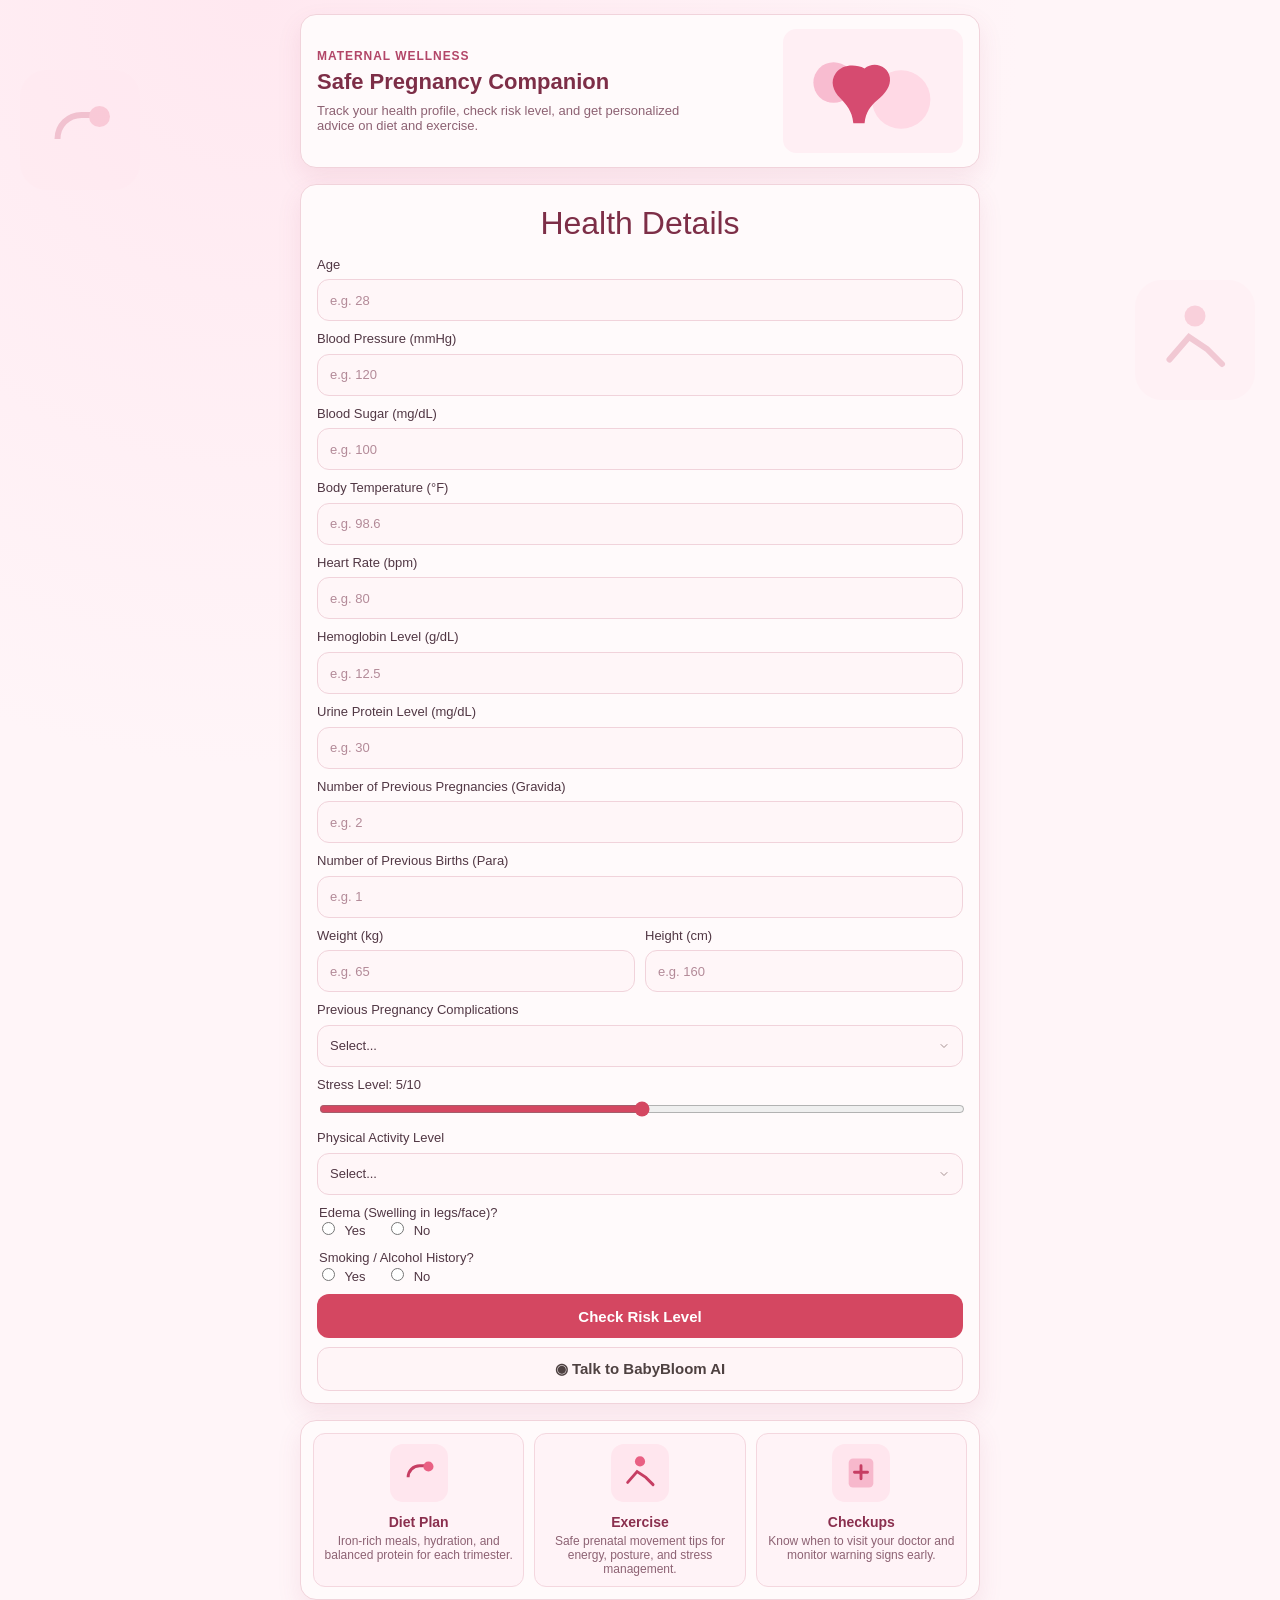
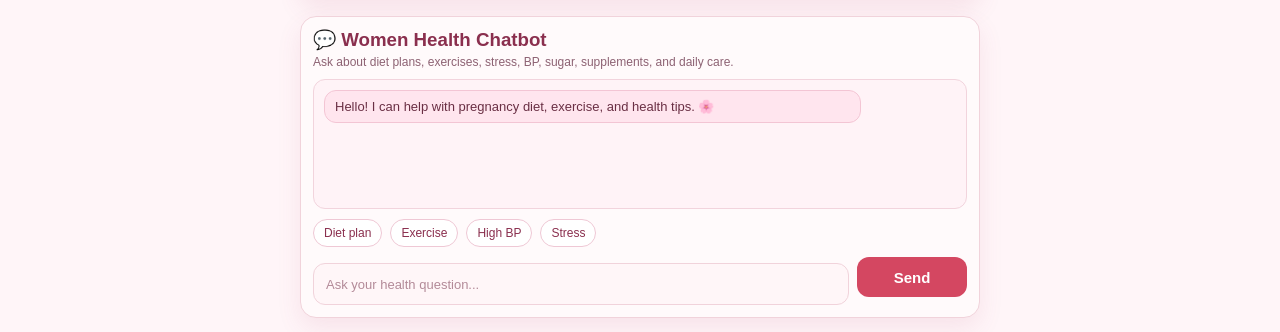
<file: frontend/index.html>
<!DOCTYPE html>
<html lang="en">
  <head>
    <meta charset="UTF-8" />
    <meta name="viewport" content="width=device-width, initial-scale=1.0" />
    <title>Health Details</title>
    <link rel="stylesheet" href="styles.css" />
  </head>
  <body>
    <main class="page form-page">
      <img src="assets/diet.svg" class="bg-decor deco-1" alt="" />
      <img src="assets/exercise.svg" class="bg-decor deco-2" alt="" />
      <section class="hero-card card">
        <div>
          <p class="eyebrow">Maternal Wellness</p>
          <h2>Safe Pregnancy Companion</h2>
          <p class="hero-text">Track your health profile, check risk level, and get personalized advice on diet and exercise.</p>
        </div>
        <img src="assets/maternal-care.svg" alt="Maternal care illustration" class="hero-image" />
      </section>

      <section class="card form-card">
        <h1>Health Details</h1>

        <form id="risk-form" class="health-form">
          <label>Age <input type="text" inputmode="numeric" name="Age" placeholder="e.g. 28" required /></label>
          <label>Blood Pressure (mmHg) <input type="text" inputmode="decimal" name="BloodPressure" placeholder="e.g. 120" required /></label>
          <label>Blood Sugar (mg/dL) <input type="text" inputmode="decimal" name="BloodSugar" placeholder="e.g. 100" required /></label>
          <label>Body Temperature (°F) <input type="text" inputmode="decimal" name="BodyTemperature" placeholder="e.g. 98.6" required /></label>
          <label>Heart Rate (bpm) <input type="text" inputmode="numeric" name="HeartRate" placeholder="e.g. 80" required /></label>
          <label>Hemoglobin Level (g/dL) <input type="text" inputmode="decimal" name="Hemoglobin" placeholder="e.g. 12.5" required /></label>
          <label>Urine Protein Level (mg/dL) <input type="text" inputmode="decimal" name="UrineProtein" placeholder="e.g. 30" required /></label>
          <label>Number of Previous Pregnancies (Gravida) <input type="text" inputmode="numeric" name="Gravida" placeholder="e.g. 2" required /></label>
          <label>Number of Previous Births (Para) <input type="text" inputmode="numeric" name="Para" placeholder="e.g. 1" required /></label>

          <div class="two-col">
            <label>Weight (kg) <input type="text" inputmode="decimal" name="Weight" placeholder="e.g. 65" required /></label>
            <label>Height (cm) <input type="text" inputmode="decimal" name="Height" placeholder="e.g. 160" required /></label>
          </div>

          <label>
            Previous Pregnancy Complications
            <select name="PreviousPregnancyComplications" required>
              <option value="" selected disabled>Select...</option>
              <option value="1">Yes</option>
              <option value="0">No</option>
            </select>
          </label>

          <label class="range-label">Stress Level: <span id="stressValue">5</span>/10</label>
          <input type="range" name="StressLevel" min="0" max="10" value="5" id="stressRange" />

          <label>
            Physical Activity Level
            <select name="PhysicalActivityLevel" required>
              <option value="" selected disabled>Select...</option>
              <option value="0">Low</option>
              <option value="1">Moderate</option>
              <option value="2">High</option>
            </select>
          </label>

          <fieldset>
            <legend>Edema (Swelling in legs/face)?</legend>
            <label class="inline"><input type="radio" name="Edema" value="1" required /> Yes</label>
            <label class="inline"><input type="radio" name="Edema" value="0" required /> No</label>
          </fieldset>

          <fieldset>
            <legend>Smoking / Alcohol History?</legend>
            <label class="inline"><input type="radio" name="SmokingAlcoholHistory" value="1" required /> Yes</label>
            <label class="inline"><input type="radio" name="SmokingAlcoholHistory" value="0" required /> No</label>
          </fieldset>

          <button type="submit" class="btn-primary">Check Risk Level</button>
          <button type="button" class="btn-secondary">◉ Talk to BabyBloom AI</button>
        </form>
      </section>

      <section class="card tip-cards">
        <article>
          <img src="assets/diet.svg" alt="Diet guidance" />
          <h3>Diet Plan</h3>
          <p>Iron-rich meals, hydration, and balanced protein for each trimester.</p>
        </article>
        <article>
          <img src="assets/exercise.svg" alt="Exercise guidance" />
          <h3>Exercise</h3>
          <p>Safe prenatal movement tips for energy, posture, and stress management.</p>
        </article>
        <article>
          <img src="assets/checkup.svg" alt="Regular checkup" />
          <h3>Checkups</h3>
          <p>Know when to visit your doctor and monitor warning signs early.</p>
        </article>
      </section>

      <section class="card chatbot-card">
        <h3>💬 Women Health Chatbot</h3>
        <p class="chat-sub">Ask about diet plans, exercises, stress, BP, sugar, supplements, and daily care.</p>
        <div id="chat-window" class="chat-window">
          <div class="bubble bot">Hello! I can help with pregnancy diet, exercise, and health tips. 🌸</div>
        </div>
        <div class="quick-asks">
          <button class="chip" data-q="diet plan">Diet plan</button>
          <button class="chip" data-q="exercise">Exercise</button>
          <button class="chip" data-q="high blood pressure">High BP</button>
          <button class="chip" data-q="stress">Stress</button>
        </div>
        <div class="chat-input-row">
          <input id="chat-input" type="text" placeholder="Ask your health question..." />
          <button id="chat-send" class="btn-primary mini">Send</button>
        </div>
      </section>
    </main>

    <script src="script.js"></script>
  </body>
</html>
</file>
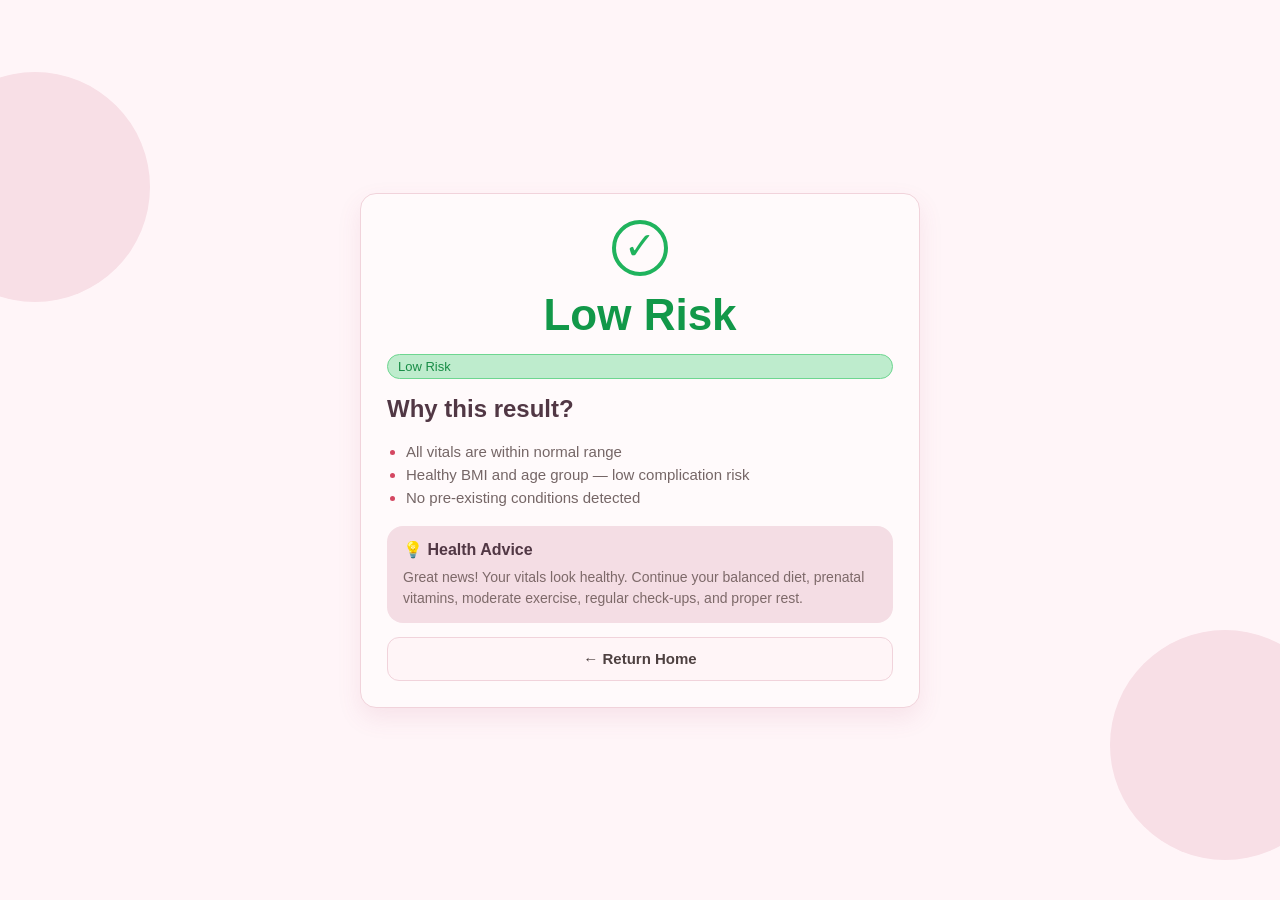
<file: frontend/advice.html>
<!DOCTYPE html>
<html lang="en">
  <head>
    <meta charset="UTF-8" />
    <meta name="viewport" content="width=device-width, initial-scale=1.0" />
    <title>Health Advice</title>
    <link rel="stylesheet" href="styles.css" />
  </head>
  <body>
    <main class="page result-page">
      <span class="bg-circle left"></span>
      <span class="bg-circle right"></span>

      <section class="card result-card advice-card">
        <div class="status-icon" id="statusIcon">✓</div>
        <h2 id="adviceTitle">Low Risk</h2>
        <div class="risk-strip" id="adviceStrip">Low Risk</div>

        <h3>Why this result?</h3>
        <ul id="adviceReasons">
          <li>All vitals are within normal range</li>
          <li>Healthy BMI and age group — low complication risk</li>
          <li>No pre-existing conditions detected</li>
        </ul>

        <div class="advice-box" id="adviceBox">
          <strong>💡 Health Advice</strong>
          <p id="adviceText"></p>
        </div>

        <a href="index.html" class="btn-secondary link-btn">← Return Home</a>
      </section>
    </main>

    <script src="advice.js"></script>
  </body>
</html>
</file>
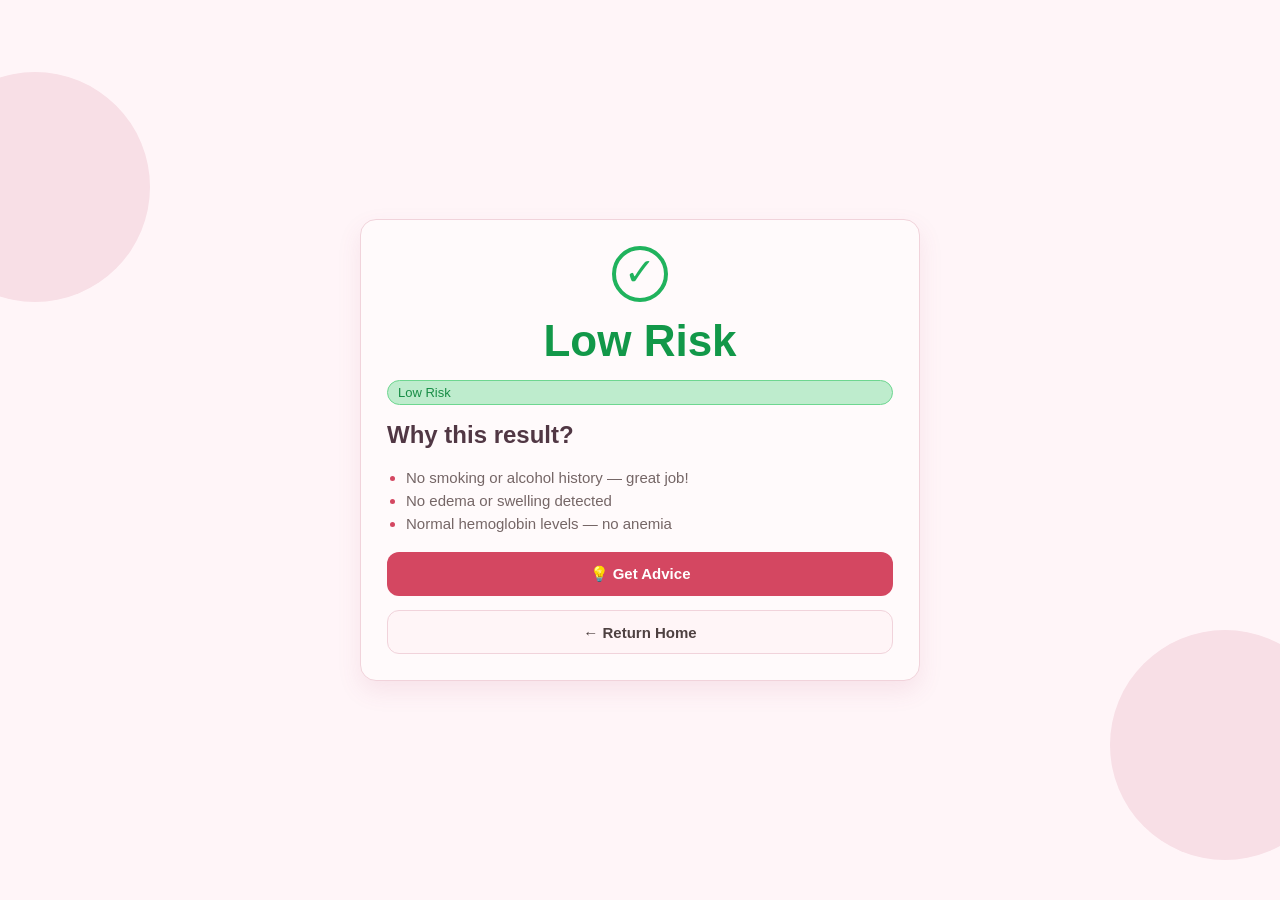
<file: frontend/result.html>
<!DOCTYPE html>
<html lang="en">
  <head>
    <meta charset="UTF-8" />
    <meta name="viewport" content="width=device-width, initial-scale=1.0" />
    <title>Risk Result</title>
    <link rel="stylesheet" href="styles.css" />
  </head>
  <body>
    <main class="page result-page">
      <span class="bg-circle left"></span>
      <span class="bg-circle right"></span>

      <section class="card result-card" id="resultCard">
        <div class="status-icon" id="statusIcon">✓</div>
        <h2 id="riskHeading">Low Risk</h2>
        <div class="risk-strip" id="riskStrip">Low Risk</div>

        <h3>Why this result?</h3>
        <ul id="reasonList">
          <li>No smoking or alcohol history — great job!</li>
          <li>No edema or swelling detected</li>
          <li>Normal hemoglobin levels — no anemia</li>
        </ul>

        <a id="adviceLink" class="btn-primary link-btn" href="advice.html?risk=low">💡 Get Advice</a>
        <a href="index.html" class="btn-secondary link-btn">← Return Home</a>
      </section>
    </main>

    <script src="result.js"></script>
  </body>
</html>
</file>
<file: frontend/styles.css>
:root {
  --bg: #fff5f8;
  --card: #fffafb;
  --border: #f1d3db;
  --input-bg: #fff6f8;
  --text: #513744;
  --muted: #8d6273;
  --accent: #d44761;
  --accent-dark: #bd3851;
  --success: #20b35d;
  --success-bg: #beeccd;
}

* { box-sizing: border-box; }
body {
  margin: 0;
  background: radial-gradient(circle at 20% 0%, #ffe8f0 0, #fff5f8 35%, #fff5f8 100%);
  color: var(--text);
  font-family: "Inter", "Segoe UI", Arial, sans-serif;
}

.page {
  min-height: 100vh;
  display: grid;
  gap: 16px;
  place-items: center;
  padding: 14px;
  position: relative;
}
.bg-decor { position:absolute; opacity:.24; width:120px; z-index:0; }
.deco-1 { top:70px; left:20px; }
.deco-2 { top:280px; right:25px; }
.card { position:relative; z-index:1; }

.card {
  border-radius: 16px;
  border: 1px solid var(--border);
  background: var(--card);
  box-shadow: 0 10px 25px rgba(173, 67, 103, 0.10);
}

.hero-card {
  width: min(100%, 680px);
  padding: 14px 16px;
  display: grid;
  grid-template-columns: 1.2fr .8fr;
  align-items: center;
  gap: 8px;
}
.eyebrow { color: #b24668; font-size: 12px; margin: 0; font-weight: 700; text-transform: uppercase; letter-spacing: .08em; }
.hero-card h2 { margin: 6px 0 8px; font-size: 22px; color: #7d2e47; }
.hero-text { margin: 0; color: var(--muted); font-size: 13px; }
.hero-image { width: 100%; max-width: 180px; justify-self: end; }

.form-card {
  width: min(100%, 680px);
  padding: 14px 16px 12px;
}
h1 {
  margin: 6px 0 14px;
  text-align: center;
  font-size: 32px;
  font-weight: 500;
  color: #7d2e47;
}

.health-form { display: grid; gap: 9px; }
label, legend { font-size: 13px; line-height: 1.35; }
input, select {
  width: 100%; margin-top: 6px; height: 42px;
  border: 1px solid var(--border); border-radius: 12px;
  background: var(--input-bg); padding: 10px 12px; font-size: 13px;
  color: var(--text); outline: none;
}
input::placeholder { color: #b38a98; }
input:focus, select:focus { border-color: #d68797; }
select {
  appearance: none;
  background-image: url("data:image/svg+xml;charset=UTF-8,%3csvg xmlns='http://www.w3.org/2000/svg' width='12' height='12' viewBox='0 0 24 24' fill='none' stroke='%23a59090' stroke-width='2' stroke-linecap='round' stroke-linejoin='round'%3e%3cpolyline points='6 9 12 15 18 9'%3e%3c/polyline%3e%3c/svg%3e");
  background-repeat: no-repeat; background-position: right 12px center;
}
.two-col { display: grid; grid-template-columns: 1fr 1fr; gap: 10px; }
.range-label { margin-bottom: -2px; }
input[type="range"] { margin-top: 0; height: 18px; padding: 0; accent-color: var(--accent); }
fieldset { border: 0; margin: 0; padding: 0; }
.inline { margin-right: 16px; font-size: 13px; color: var(--text); }
.inline input { width: auto; height: auto; margin-right: 6px; margin-top: 0; }

.btn-primary, .btn-secondary {
  width: 100%; height: 44px; border-radius: 12px; border: 1px solid transparent;
  font-size: 15px; font-weight: 600; cursor: pointer;
}
.btn-primary { background: var(--accent); color: #fff; }
.btn-primary:hover { background: var(--accent-dark); }
.btn-secondary { border-color: var(--border); background: #fff5f7; color: #4e4141; }
.link-btn { display: grid; place-items: center; text-decoration: none; }

.tip-cards {
  width: min(100%, 680px);
  display: grid;
  grid-template-columns: repeat(3, 1fr);
  gap: 10px;
  padding: 12px;
}
.tip-cards article { background:#fff3f7; border:1px solid #f4d7df; border-radius:12px; padding:10px; text-align:center; }
.tip-cards img { width:58px; height:58px; }
.tip-cards h3 { margin:8px 0 4px; font-size:14px; color:#8a2f4e; }
.tip-cards p { margin:0; font-size:12px; color:var(--muted); }

.chatbot-card {
  width: min(100%, 680px);
  padding: 12px;
}
.chatbot-card h3 { margin: 0 0 4px; color:#8a2f4e; }
.chat-sub { margin: 0 0 10px; font-size: 12px; color: var(--muted); }
.chat-window { background:#fff3f7; border:1px solid #f2d4dd; border-radius:12px; min-height:130px; max-height:220px; overflow:auto; padding:10px; }
.bubble { max-width: 85%; padding:8px 10px; border-radius:12px; margin-bottom:8px; font-size:13px; }
.bubble.bot { background:#ffe5ee; color:#6a2f44; border:1px solid #f3c5d4; }
.bubble.user { margin-left:auto; background:#d44761; color:#fff; }
.quick-asks { display:flex; gap:8px; flex-wrap:wrap; margin:10px 0; }
.chip { border:1px solid #efc8d5; background:#fff; color:#8a2f4e; border-radius:999px; padding:6px 10px; font-size:12px; cursor:pointer; }
.chat-input-row { display:grid; grid-template-columns: 1fr auto; gap:8px; }
.mini { width:110px; height:40px; }

/* result and advice pages */
.result-page { background: #fff5f8; overflow: hidden; }
.bg-circle { position:absolute; width:230px; height:230px; border-radius:50%; background:#f8dfe6; }
.bg-circle.left { left:-80px; top:72px; }
.bg-circle.right { right:-60px; bottom:40px; }
.result-card { width:min(100%,560px); padding:26px; display:grid; gap:14px; }
.status-icon { width:56px; height:56px; margin:0 auto; border:4px solid var(--success); border-radius:50%; color:var(--success); text-align:center; font-size:38px; line-height:44px; }
.result-card h2 { margin:0; text-align:center; font-size:44px; color:#129849; }
.risk-strip { border:1px solid #6ed690; border-radius:999px; background:var(--success-bg); color:#188d46; padding:4px 10px; font-size:13px; }
.result-card h3 { margin:2px 0 0; font-size:24px; }
.result-card ul { margin:0; padding-left:19px; }
.result-card li { margin:6px 0; color:#756666; font-size:15px; }
.result-card li::marker { color: var(--accent); }
.advice-box { background:#f4dde4; border-radius:16px; padding:14px 16px; }
.advice-box strong { display:block; margin-bottom:8px; font-size:16px; }
.advice-box p { margin:0; font-size:14px; line-height:1.5; color:#7d6969; }

@media (max-width: 760px) {
  .hero-card { width:min(100%,350px); grid-template-columns:1fr; }
  .hero-image { justify-self:center; }
  .form-card, .tip-cards, .chatbot-card { width: min(100%, 350px); }
  .tip-cards { grid-template-columns: 1fr; }
  h1 { font-size: 28px; }
  .result-card { width:min(100%,510px); padding:20px; }
}
</file>
